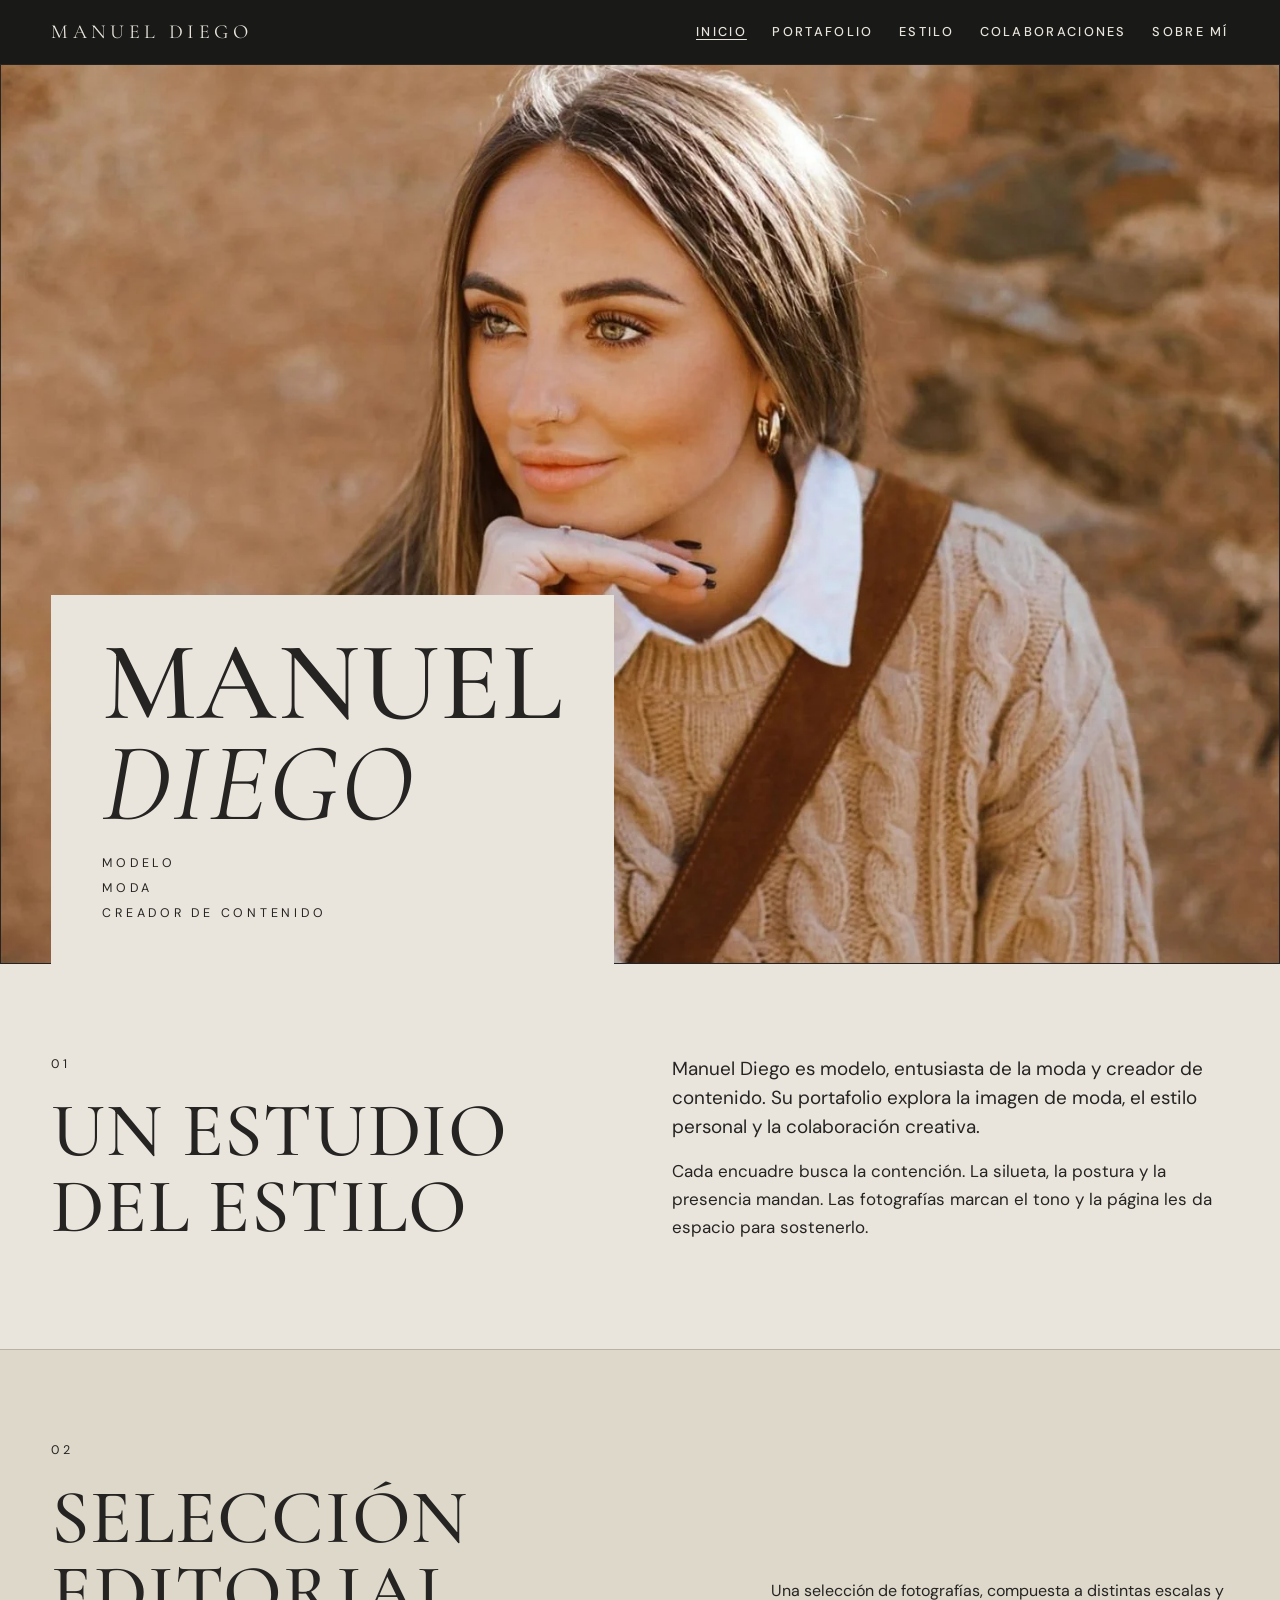
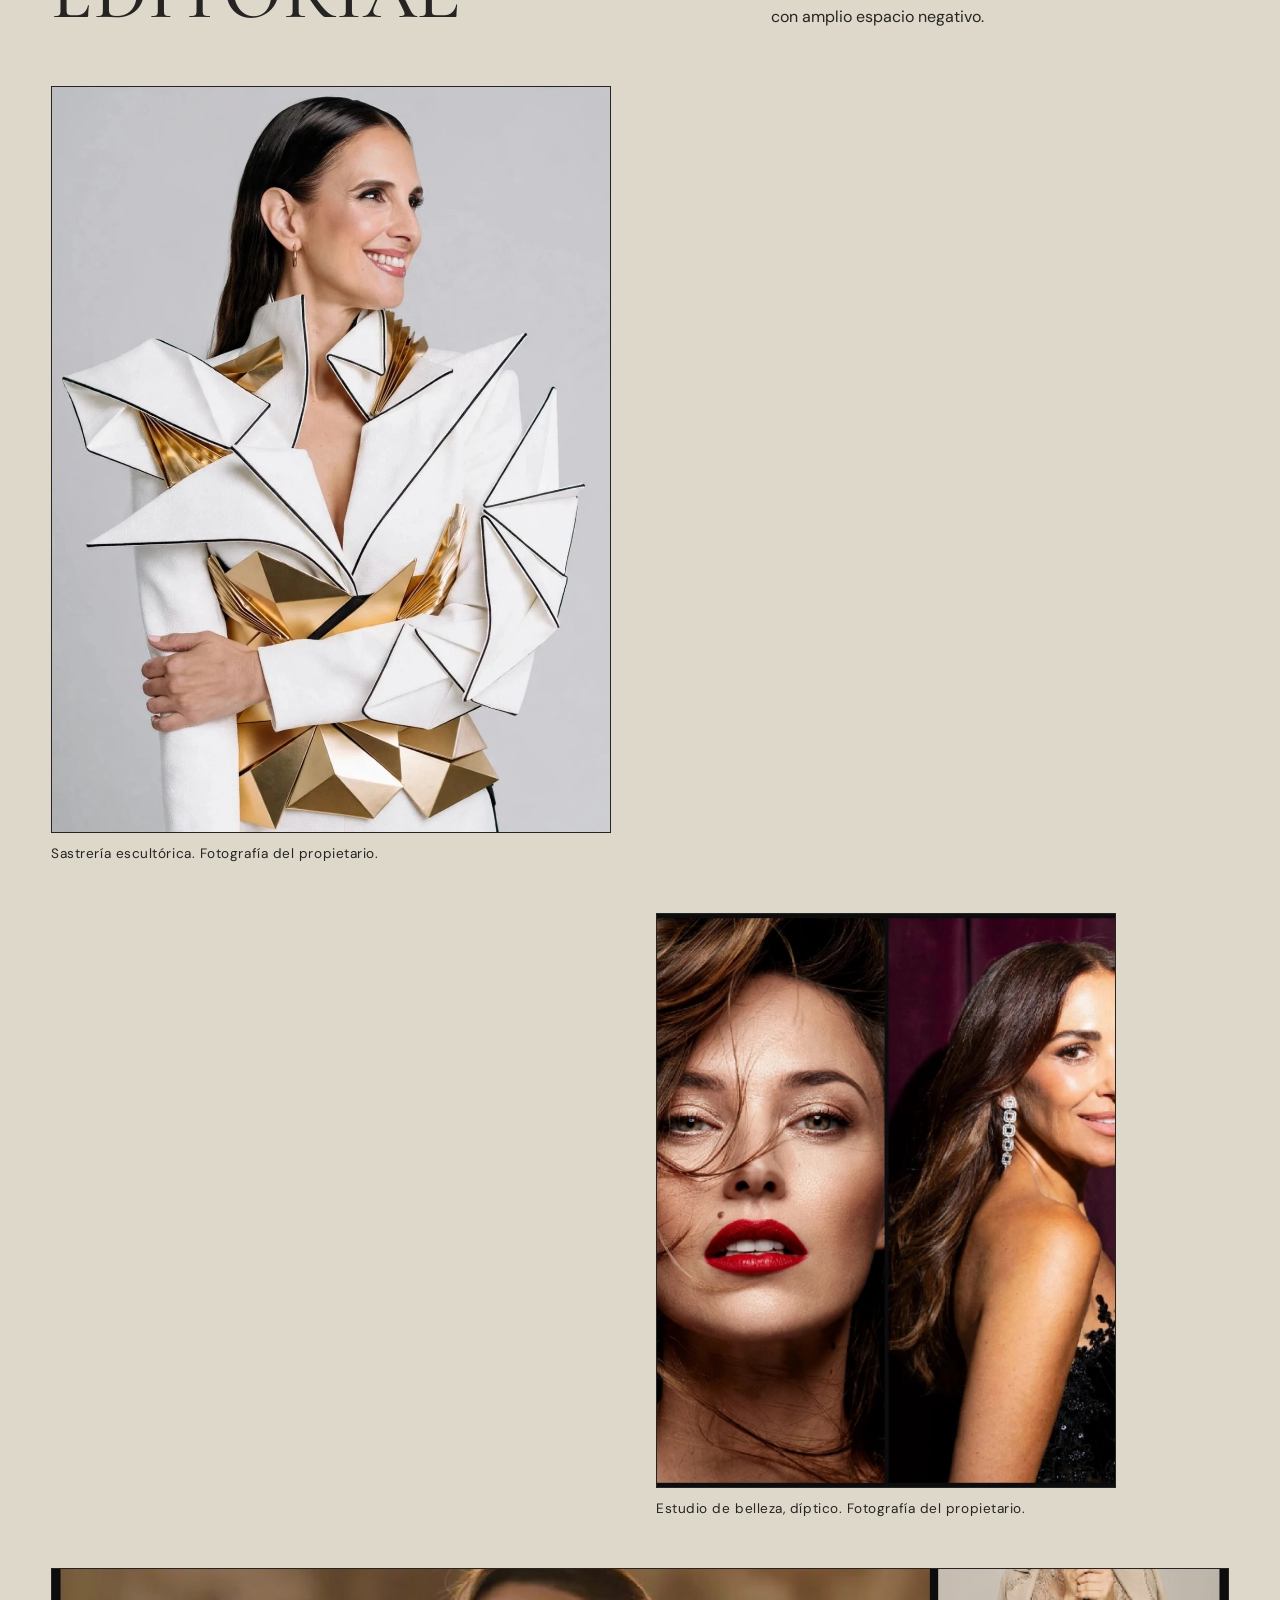
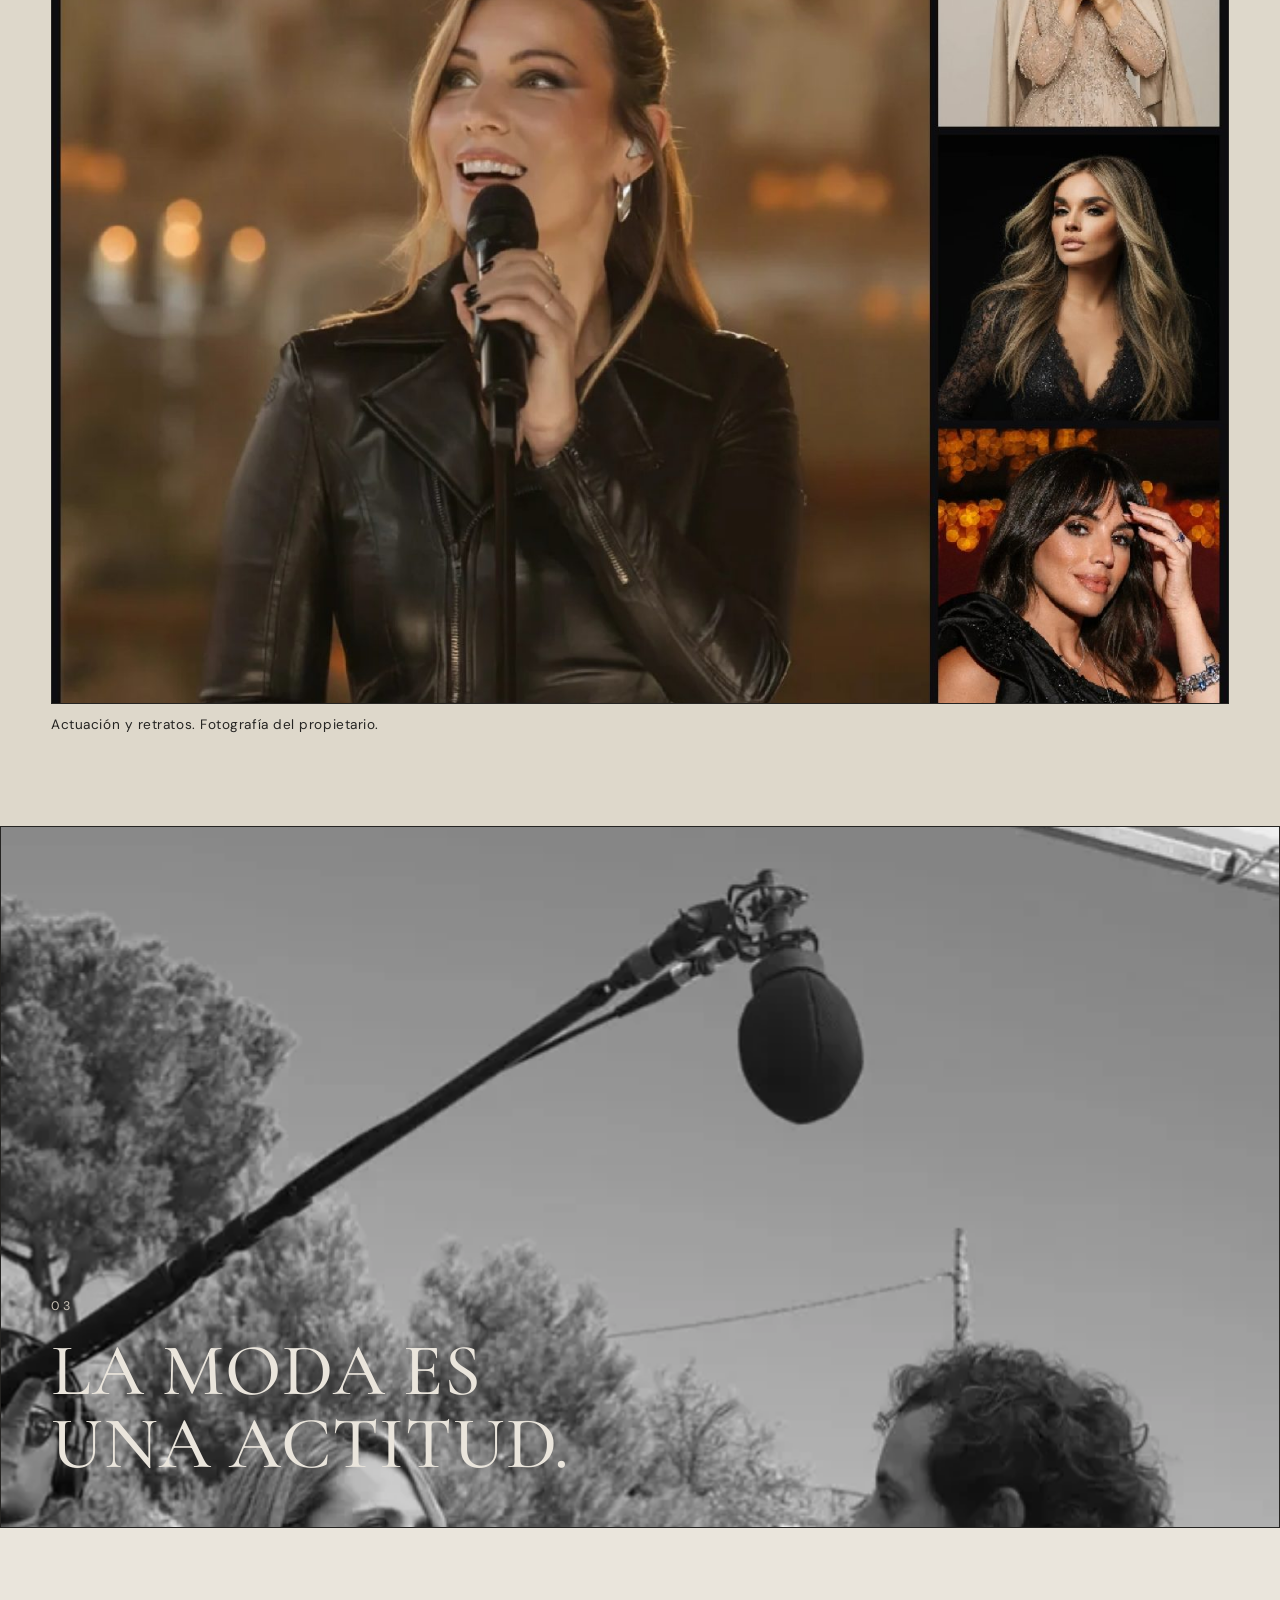
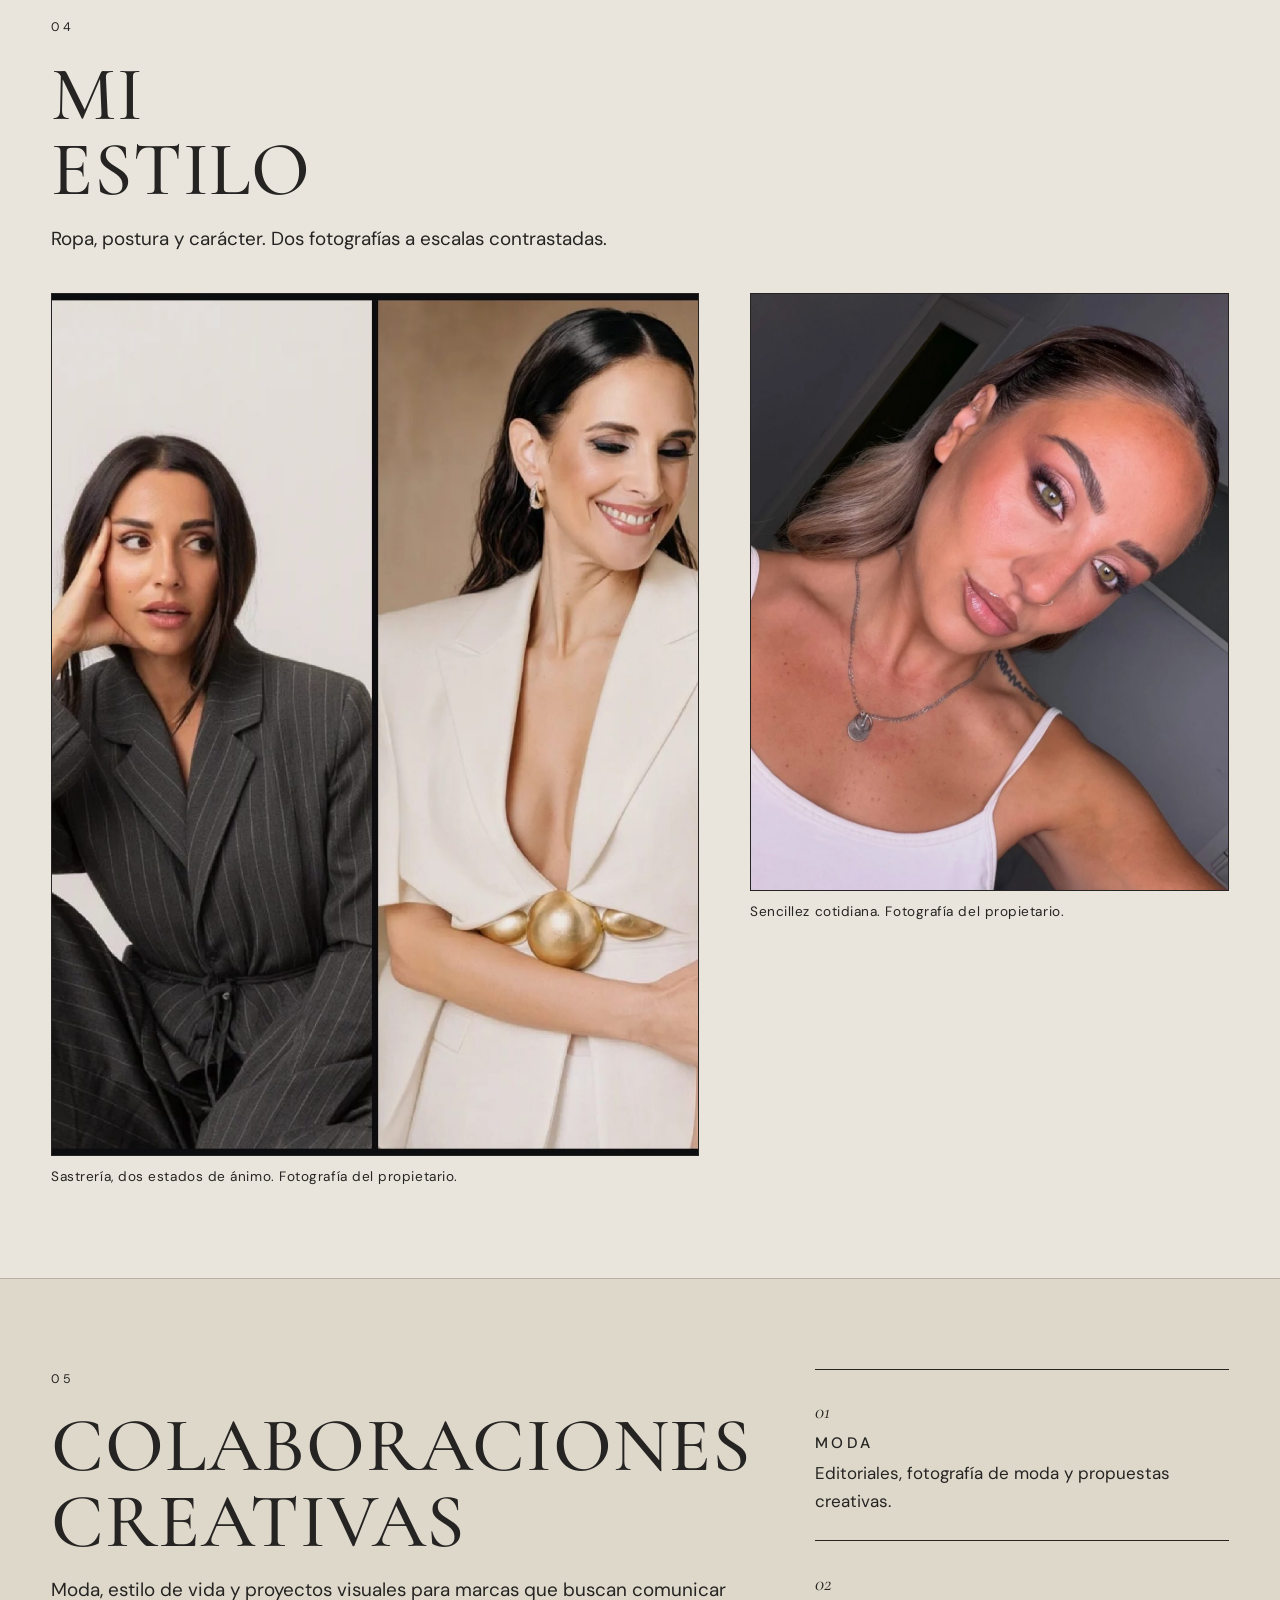
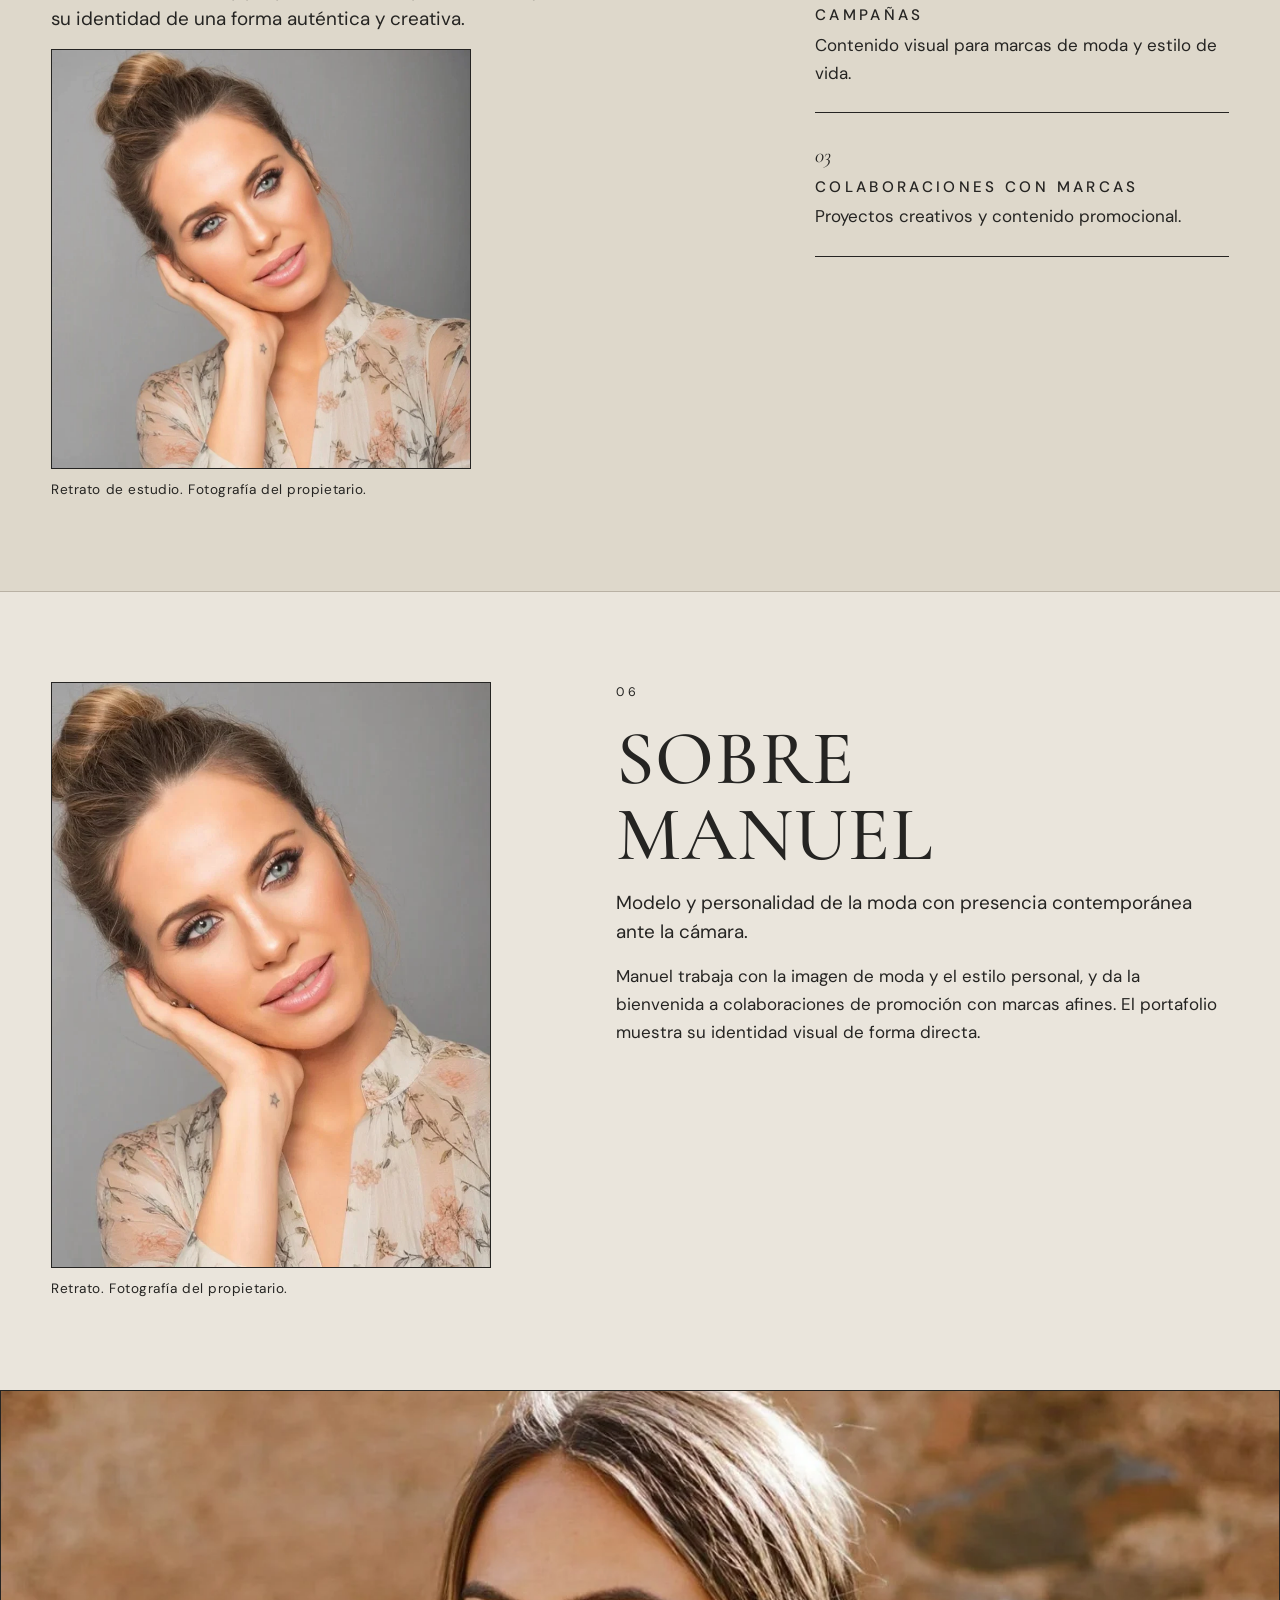
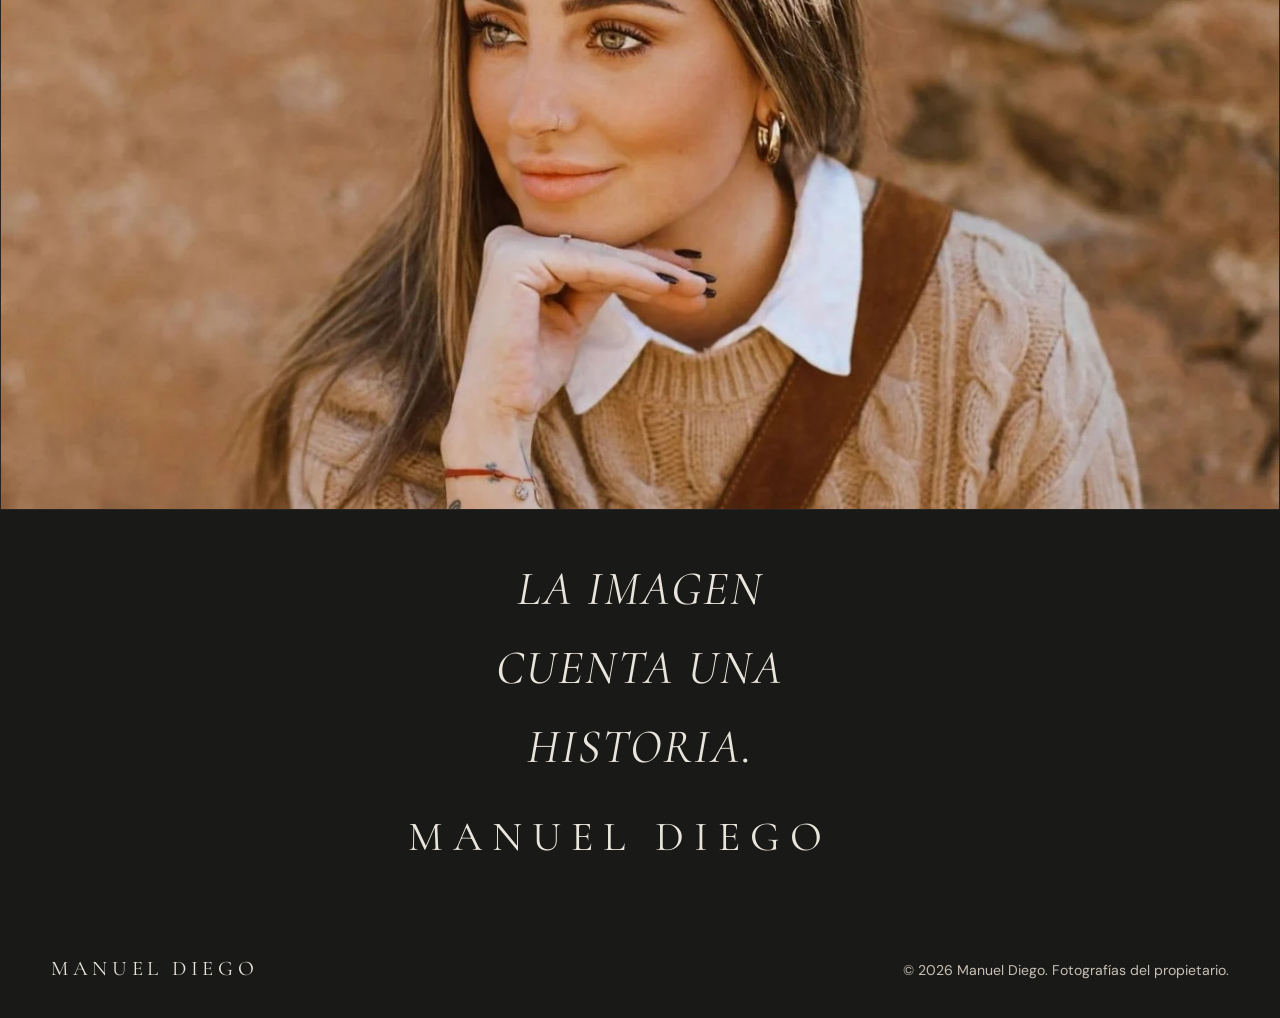
<file: index.html>
<!DOCTYPE html>
<html lang="es">
<head>
  <meta charset="utf-8">
  <meta name="viewport" content="width=device-width, initial-scale=1">
  <title>MANUEL DIEGO | Modelo, portafolio de moda y colaboraciones</title>
  <meta name="description" content="Manuel Diego, modelo y creador de contenido de moda. Portafolio editorial de imagen de moda, estilo personal y colaboraciones creativas con marcas.">
  <link rel="canonical" href="./index.html">
  <meta property="og:title" content="MANUEL DIEGO | Modelo y portafolio de moda">
  <meta property="og:description" content="Imagen de moda, estilo personal y colaboraciones creativas con marcas. Un portafolio editorial.">
  <meta property="og:type" content="website">
  <meta property="og:image" content="public/images/manuel-diego/hero.jpg">
  <link rel="icon" type="image/svg+xml" href="assets/favicon.svg">
  <meta name="theme-color" content="#EAE5DC">
  <link rel="preconnect" href="https://fonts.googleapis.com">
  <link rel="preconnect" href="https://fonts.gstatic.com" crossorigin>
  <link href="https://fonts.googleapis.com/css2?family=Cormorant+Garamond:ital,wght@0,300;0,400;0,500;0,600;1,300;1,400;1,500&family=DM+Sans:opsz,wght@9..40,300;9..40,400;9..40,500&display=swap" rel="stylesheet">
  <link rel="stylesheet" href="css/styles.css">
  <script type="application/ld+json">
  {"@context":"https://schema.org","@type":"Person","name":"Manuel Diego","jobTitle":"Modelo","knowsAbout":["Modelo de moda","Editorial de moda","Estilo personal","Colaboraciones con marcas"]}
  </script>
</head>
<body>
  <a class="skip-link" href="#main">Saltar al contenido</a>

  <header class="site-header">
    <div class="wrap header-inner">
      <a class="wordmark" href="#inicio" aria-label="Manuel Diego, volver arriba">MANUEL DIEGO</a>
      <nav class="nav-desktop" aria-label="Principal">
        <a href="#inicio">Inicio</a>
        <a href="#portafolio">Portafolio</a>
        <a href="#estilo">Estilo</a>
        <a href="#colaboraciones">Colaboraciones</a>
        <a href="#sobre-mi">Sobre mí</a>
      </nav>
      <button class="menu-button" data-menu-button aria-expanded="false" aria-controls="mobile-nav">Menú</button>
    </div>
    <nav class="mobile-nav" id="mobile-nav" data-mobile-nav aria-label="Móvil">
      <a href="#inicio">Inicio</a>
      <a href="#portafolio">Portafolio</a>
      <a href="#estilo">Estilo</a>
      <a href="#colaboraciones">Colaboraciones</a>
      <a href="#sobre-mi">Sobre mí</a>
    </nav>
  </header>

  <main id="main">

    <section class="hero" id="inicio" aria-labelledby="hero-heading">
      <figure class="hero-media photo">
        <div class="frame">
          <img src="public/images/manuel-diego/hero.jpg" alt="Manuel Diego con suéter de punto trenzado sobre camisa blanca, junto a un muro de piedra" fetchpriority="high" decoding="async" onerror="this.closest('figure').classList.add('is-missing');this.remove()">
          <div class="photo-fallback" aria-hidden="true"><span>hero.jpg</span><span>Retrato pendiente de colocación</span></div>
        </div>
      </figure>
      <div class="hero-copy" data-reveal>
        <h1 id="hero-heading"><span class="line-one">MANUEL</span><span class="line-two">DIEGO</span></h1>
        <p class="hero-roles">MODELO<br>MODA<br>CREADOR DE CONTENIDO</p>
      </div>
    </section>

    <section class="section intro" aria-labelledby="intro-heading">
      <div class="wrap intro-grid">
        <div>
          <p class="section-label">01</p>
          <h2 id="intro-heading" data-reveal>UN ESTUDIO<br>DEL ESTILO</h2>
        </div>
        <div data-reveal>
          <p class="lede">Manuel Diego es modelo, entusiasta de la moda y creador de contenido. Su portafolio explora la imagen de moda, el estilo personal y la colaboración creativa.</p>
          <p>Cada encuadre busca la contención. La silueta, la postura y la presencia mandan. Las fotografías marcan el tono y la página les da espacio para sostenerlo.</p>
        </div>
      </div>
    </section>

    <section class="section editorial" id="portafolio" aria-labelledby="editorial-heading">
      <div class="wrap">
        <p class="section-label">02</p>
        <div class="section-head" data-reveal>
          <h2 id="editorial-heading">SELECCIÓN<br>EDITORIAL</h2>
          <p class="section-note">Una selección de fotografías, compuesta a distintas escalas y con amplio espacio negativo.</p>
        </div>

        <figure class="photo ed-large" data-reveal>
          <div class="frame tall">
            <img src="public/images/manuel-diego/editorial-01.jpg" alt="Manuel Diego, retrato de estudio con chaqueta blanca escultórica y detalle dorado" loading="lazy" decoding="async" onerror="this.closest('figure').classList.add('is-missing');this.remove()">
            <div class="photo-fallback" aria-hidden="true"><span>editorial-01.jpg</span><span>Retrato de estudio pendiente</span></div>
          </div>
          <figcaption>Sastrería escultórica. Fotografía del propietario.</figcaption>
        </figure>

        <div class="ed-offset-row">
          <div class="ed-offset-space" aria-hidden="true"></div>
          <figure class="photo ed-small" data-reveal>
            <div class="frame portrait">
              <img src="public/images/manuel-diego/editorial-02.jpg" alt="Manuel Diego, díptico con primer plano de labios rojos y retrato de noche" loading="lazy" decoding="async" onerror="this.closest('figure').classList.add('is-missing');this.remove()">
              <div class="photo-fallback" aria-hidden="true"><span>editorial-02.jpg</span><span>Díptico de belleza pendiente</span></div>
            </div>
            <figcaption>Estudio de belleza, díptico. Fotografía del propietario.</figcaption>
          </figure>
        </div>

        <figure class="photo ed-wide" data-reveal>
          <div class="frame wide">
            <img src="public/images/manuel-diego/editorial-03.jpg" alt="Manuel Diego, collage de actuación y retratos con cuero y estilismo de noche" loading="lazy" decoding="async" onerror="this.closest('figure').classList.add('is-missing');this.remove()">
            <div class="photo-fallback" aria-hidden="true"><span>editorial-03.jpg</span><span>Collage pendiente de colocación</span></div>
          </div>
          <figcaption>Actuación y retratos. Fotografía del propietario.</figcaption>
        </figure>
      </div>
    </section>

    <section class="statement" aria-label="Declaración visual">
      <figure class="photo statement-media">
        <div class="frame statement-frame">
          <img src="public/images/manuel-diego/statement.jpg" alt="Manuel Diego, escena en blanco y negro conversando en una terraza" loading="lazy" decoding="async" onerror="this.closest('figure').classList.add('is-missing');this.remove()">
          <div class="photo-fallback" aria-hidden="true"><span>statement.jpg</span><span>Encuadre cinematográfico pendiente</span></div>
        </div>
      </figure>
      <div class="wrap statement-copy" data-reveal>
        <p class="section-label on-dark">03</p>
        <h2 class="statement-line">LA MODA ES<br>UNA ACTITUD.</h2>
      </div>
    </section>

    <section class="section style" id="estilo" aria-labelledby="style-heading">
      <div class="wrap">
        <p class="section-label">04</p>
        <h2 id="style-heading" data-reveal>MI<br>ESTILO</h2>
        <p class="lede" data-reveal>Ropa, postura y carácter. Dos fotografías a escalas contrastadas.</p>
        <div class="style-grid">
          <figure class="photo style-main" data-reveal>
            <div class="frame tall">
              <img src="public/images/manuel-diego/style-01.jpg" alt="Manuel Diego, díptico con traje oscuro de rayas y traje blanco con detalle dorado" loading="lazy" decoding="async" onerror="this.closest('figure').classList.add('is-missing');this.remove()">
              <div class="photo-fallback" aria-hidden="true"><span>style-01.jpg</span><span>Díptico de sastrería pendiente</span></div>
            </div>
            <figcaption>Sastrería, dos estados de ánimo. Fotografía del propietario.</figcaption>
          </figure>
          <figure class="photo style-second" data-reveal>
            <div class="frame portrait">
              <img src="public/images/manuel-diego/style-02.jpg" alt="Manuel Diego, retrato cercano con blusa blanca y collar con colgante" loading="lazy" decoding="async" onerror="this.closest('figure').classList.add('is-missing');this.remove()">
              <div class="photo-fallback" aria-hidden="true"><span>style-02.jpg</span><span>Retrato cercano pendiente</span></div>
            </div>
            <figcaption>Sencillez cotidiana. Fotografía del propietario.</figcaption>
          </figure>
        </div>
      </div>
    </section>

    <section class="section collab" id="colaboraciones" aria-labelledby="collaborations-heading">
      <div class="wrap collab-grid">
        <div data-reveal>
          <p class="section-label">05</p>
          <h2 id="collaborations-heading">COLABORACIONES<br>CREATIVAS</h2>
          <p class="lede">Moda, estilo de vida y proyectos visuales para marcas que buscan comunicar su identidad de una forma auténtica y creativa.</p>
          <figure class="photo collab-photo">
            <div class="frame square">
              <img src="public/images/manuel-diego/about.jpg" alt="Manuel Diego, retrato de estudio con el pelo recogido y blusa floral" loading="lazy" decoding="async" onerror="this.closest('figure').classList.add('is-missing');this.remove()">
              <div class="photo-fallback" aria-hidden="true"><span>about.jpg</span><span>Retrato de estudio pendiente</span></div>
            </div>
            <figcaption>Retrato de estudio. Fotografía del propietario.</figcaption>
          </figure>
        </div>
        <div class="collab-rows">
          <div class="collab-row" data-reveal>
            <p class="collab-index">01</p>
            <h3>MODA</h3>
            <p>Editoriales, fotografía de moda y propuestas creativas.</p>
          </div>
          <div class="collab-row" data-reveal>
            <p class="collab-index">02</p>
            <h3>CAMPAÑAS</h3>
            <p>Contenido visual para marcas de moda y estilo de vida.</p>
          </div>
          <div class="collab-row" data-reveal>
            <p class="collab-index">03</p>
            <h3>COLABORACIONES CON MARCAS</h3>
            <p>Proyectos creativos y contenido promocional.</p>
          </div>
        </div>
      </div>
    </section>

    <section class="section about" id="sobre-mi" aria-labelledby="about-heading">
      <div class="wrap about-grid">
        <figure class="photo about-photo" data-reveal>
          <div class="frame tall">
            <img src="public/images/manuel-diego/about.jpg" alt="Manuel Diego, retrato de estudio con el pelo recogido y blusa floral" loading="lazy" decoding="async" onerror="this.closest('figure').classList.add('is-missing');this.remove()">
            <div class="photo-fallback" aria-hidden="true"><span>about.jpg</span><span>Retrato de estudio pendiente</span></div>
          </div>
          <figcaption>Retrato. Fotografía del propietario.</figcaption>
        </figure>
        <div data-reveal>
          <p class="section-label">06</p>
          <h2 id="about-heading">SOBRE<br>MANUEL</h2>
          <p class="lede">Modelo y personalidad de la moda con presencia contemporánea ante la cámara.</p>
          <p>Manuel trabaja con la imagen de moda y el estilo personal, y da la bienvenida a colaboraciones de promoción con marcas afines. El portafolio muestra su identidad visual de forma directa.</p>
        </div>
      </div>
    </section>

    <section class="finale" aria-label="Imagen editorial final">
      <figure class="photo finale-media">
        <div class="frame finale-frame">
          <img src="public/images/manuel-diego/hero.jpg" alt="Manuel Diego, encuadre final del retrato de punto junto al muro de piedra" loading="lazy" decoding="async" onerror="this.closest('figure').classList.add('is-missing');this.remove()">
          <div class="photo-fallback" aria-hidden="true"><span>hero.jpg, encuadre final</span><span>Retrato pendiente de colocación</span></div>
        </div>
      </figure>
      <p class="finale-statement" data-reveal>LA IMAGEN CUENTA UNA HISTORIA.</p>
      <p class="finale-word" data-reveal>MANUEL DIEGO</p>
    </section>

  </main>

  <footer class="site-footer">
    <div class="wrap footer-inner">
      <p class="footer-brand">MANUEL DIEGO</p>
      <p class="footer-note">© <span data-year>2026</span> Manuel Diego. Fotografías del propietario.</p>
    </div>
  </footer>

  <script src="js/data.js"></script>
  <script src="js/site.js"></script>
</body>
</html>
</file>
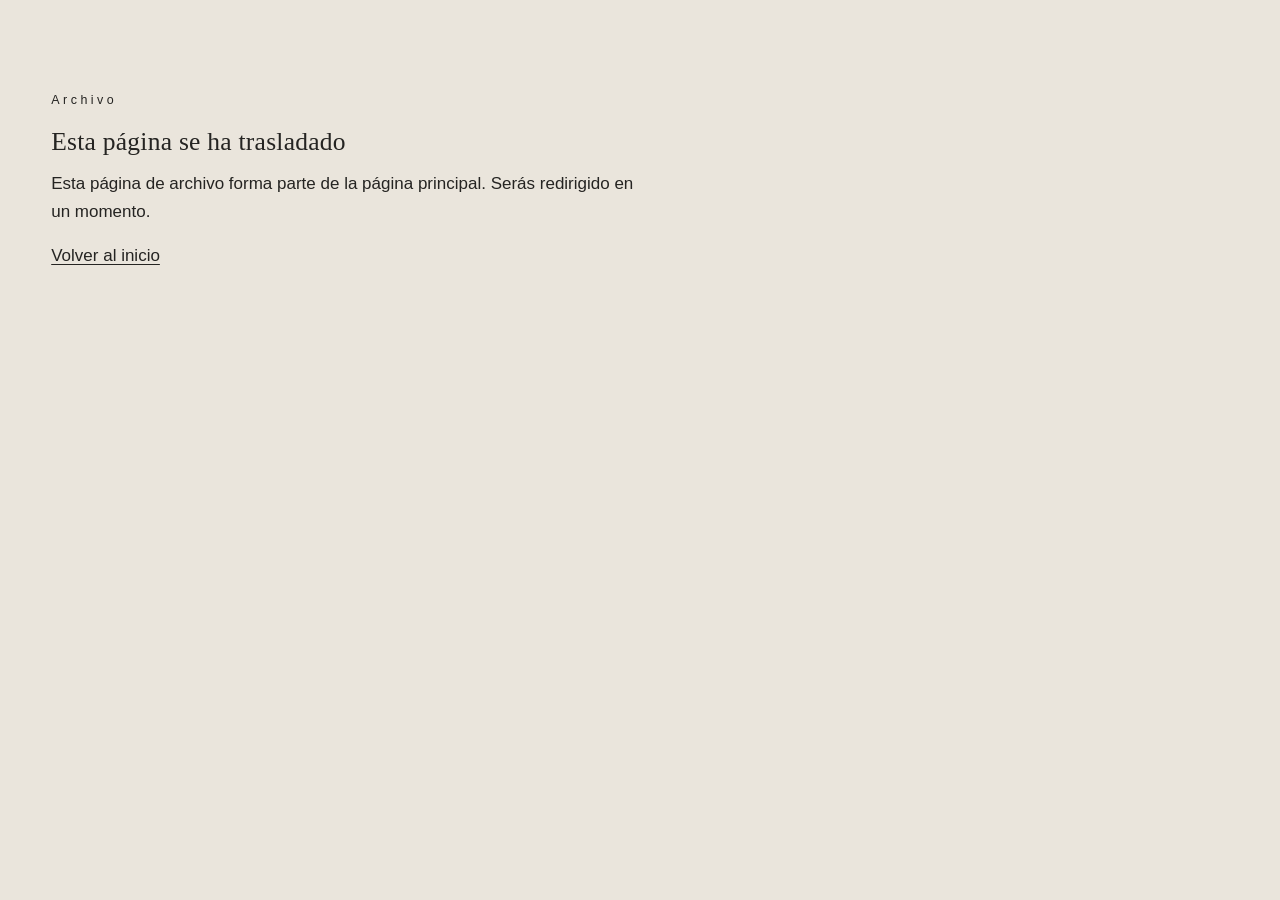
<file: about.html>
<!DOCTYPE html>
<html lang="es">
<head>
  <meta charset="utf-8">
  <meta name="viewport" content="width=device-width, initial-scale=1">
  <title>Archivo | Manuel Diego</title>
  <meta name="description" content="Esta página de archivo ahora forma parte de la página principal de Manuel Diego.">
  <meta http-equiv="refresh" content="2;url=index.html">
  <link rel="icon" type="image/svg+xml" href="assets/favicon.svg">
  <link rel="stylesheet" href="css/styles.css">
</head>
<body>
  <main id="main">
    <section class="section">
      <div class="wrap">
        <p class="section-label">Archivo</p>
        <h1>Esta página se ha trasladado</h1>
        <p>Esta página de archivo forma parte de la página principal. Serás redirigido en un momento.</p>
        <p><a href="index.html">Volver al inicio</a></p>
      </div>
    </section>
  </main>
</body>
</html>
</file>
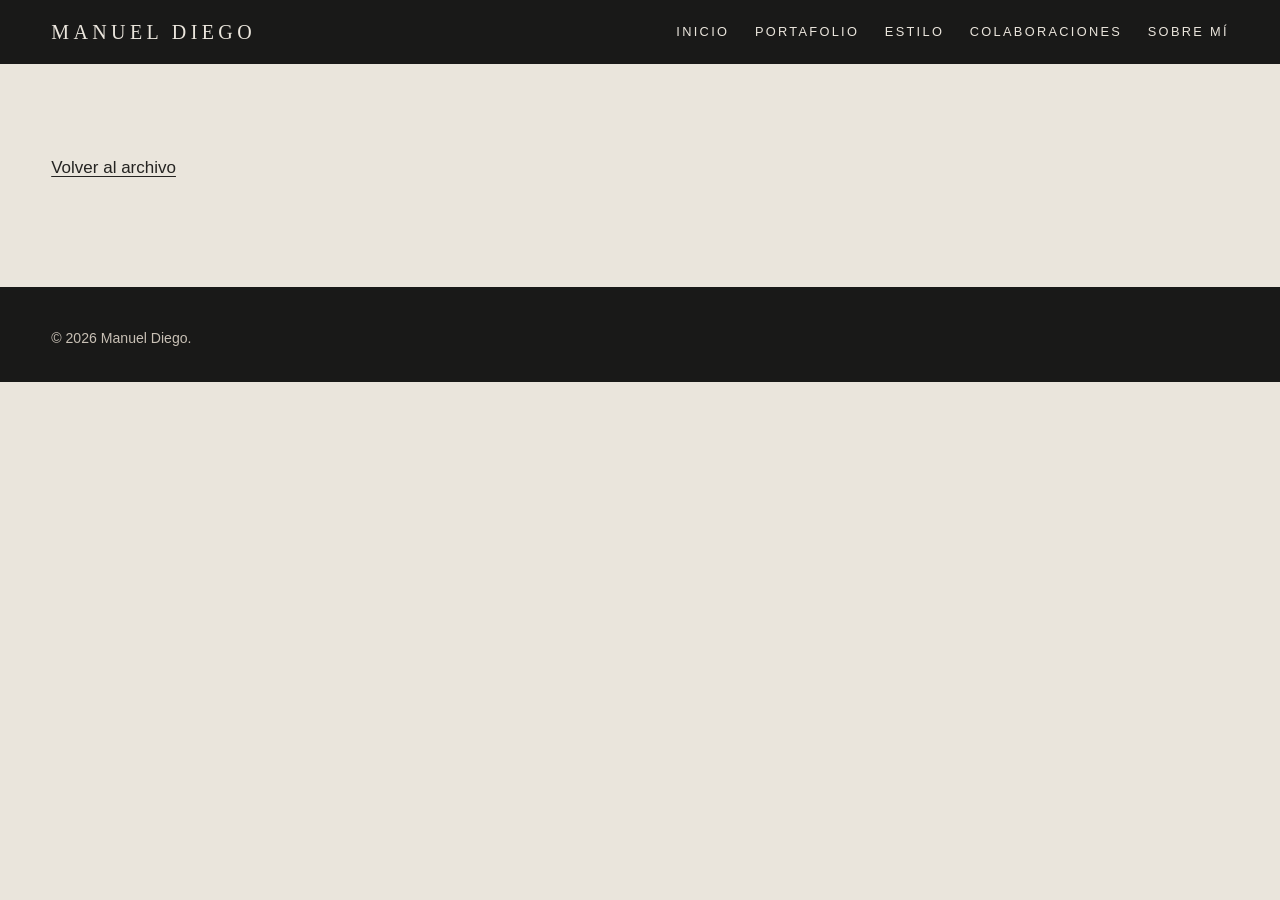
<file: accessory.html>
<!DOCTYPE html>
<html lang="es">
<head>
  <meta charset="utf-8">
  <meta name="viewport" content="width=device-width, initial-scale=1">
  <title>Detalle | Manuel Diego</title>
  <meta name="description" content="Detalle presentado con cuidado.">
  <link rel="icon" type="image/svg+xml" href="assets/favicon.svg">
  <link rel="stylesheet" href="css/styles.css">
</head>
<body>
  <a class="skip-link" href="#main">Saltar al contenido</a>
  <header class="site-header"><div class="wrap header-inner"><a class="wordmark" href="index.html">MANUEL DIEGO</a><nav class="nav-desktop" aria-label="Principal"><a data-nav href="index.html">Inicio</a><a data-nav href="index.html#portafolio">Portafolio</a><a data-nav href="index.html#estilo">Estilo</a><a data-nav href="index.html#colaboraciones">Colaboraciones</a><a data-nav href="index.html#sobre-mi">Sobre mí</a></nav><button class="menu-button" data-menu-button aria-expanded="false" aria-controls="mobile-nav">Menú</button></div><nav class="mobile-nav" id="mobile-nav" data-mobile-nav aria-label="Móvil"><a data-nav href="index.html">Inicio</a><a data-nav href="index.html#portafolio">Portafolio</a><a data-nav href="index.html#estilo">Estilo</a><a data-nav href="index.html#colaboraciones">Colaboraciones</a><a data-nav href="index.html#sobre-mi">Sobre mí</a></nav></header>
  <main id="main"><section class="section"><div class="wrap"><p><a href="accessories.html">Volver al archivo</a></p><div id="accessory-detail"></div></div></section></main>
  <footer class="site-footer"><div class="wrap"><div class="footer-note">© <span data-year>2026</span> Manuel Diego.</div></div></footer>
  <script src="js/data.js"></script>
  <script src="js/site.js"></script>
</body>
</html>
</file>
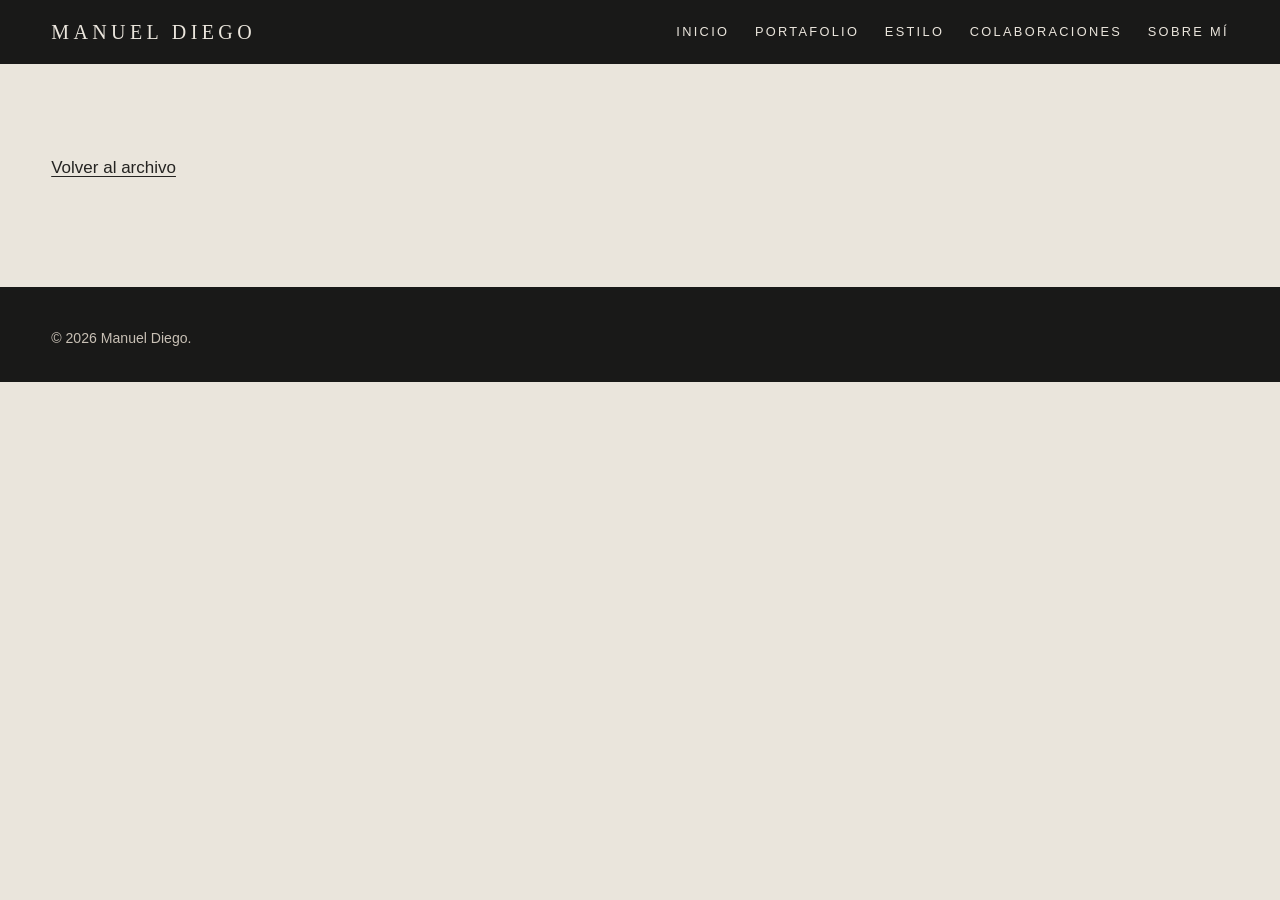
<file: puppy.html>
<!DOCTYPE html>
<html lang="es">
<head>
  <meta charset="utf-8">
  <meta name="viewport" content="width=device-width, initial-scale=1">
  <title>Perfil | Manuel Diego</title>
  <meta name="description" content="Perfil individual con fotografías y datos confirmados.">
  <link rel="icon" type="image/svg+xml" href="assets/favicon.svg">
  <link rel="stylesheet" href="css/styles.css">
</head>
<body>
  <a class="skip-link" href="#main">Saltar al contenido</a>
  <header class="site-header"><div class="wrap header-inner"><a class="wordmark" href="index.html">MANUEL DIEGO</a><nav class="nav-desktop" aria-label="Principal"><a data-nav href="index.html">Inicio</a><a data-nav href="index.html#portafolio">Portafolio</a><a data-nav href="index.html#estilo">Estilo</a><a data-nav href="index.html#colaboraciones">Colaboraciones</a><a data-nav href="index.html#sobre-mi">Sobre mí</a></nav><button class="menu-button" data-menu-button aria-expanded="false" aria-controls="mobile-nav">Menú</button></div><nav class="mobile-nav" id="mobile-nav" data-mobile-nav aria-label="Móvil"><a data-nav href="index.html">Inicio</a><a data-nav href="index.html#portafolio">Portafolio</a><a data-nav href="index.html#estilo">Estilo</a><a data-nav href="index.html#colaboraciones">Colaboraciones</a><a data-nav href="index.html#sobre-mi">Sobre mí</a></nav></header>
  <main id="main"><section class="section"><div class="wrap"><p><a href="puppies.html">Volver al archivo</a></p><div id="puppy-detail"></div></div></section></main>
  <footer class="site-footer"><div class="wrap"><div class="footer-note">© <span data-year>2026</span> Manuel Diego.</div></div></footer>
  <script src="js/data.js"></script>
  <script src="js/site.js"></script>
</body>
</html>
</file>
<file: css/styles.css>
/* MANUEL DIEGO : luxury fashion editorial, single page portfolio.
   Flat colour only. No gradients, no shadows, no pointer-driven animation.
   Motion is restrained: short entrance reveals on scroll, disabled
   under reduced motion. Type: Cormorant Garamond display, DM Sans text. */

:root {
  --ivory: #EAE5DC;
  --ivory-deep: #DED8CB;
  --stone: #C8C0B5;
  --taupe: #A69A8B;
  --grey: #8D8A84;
  --charcoal-soft: #252422;
  --charcoal-deep: #191918;
  --line: #B9B1A4;
  --line-dark: #3A3835;
  --measure: 62ch;
  --header-h: 64px;
}

* { box-sizing: border-box; }

html { scroll-behavior: smooth; }

body {
  margin: 0;
  background: var(--ivory);
  color: var(--charcoal-soft);
  font-family: "DM Sans", "Segoe UI", Helvetica, Arial, sans-serif;
  font-size: 17px;
  line-height: 1.65;
  -webkit-font-smoothing: antialiased;
  overflow-x: clip;
}

::selection { background: var(--charcoal-soft); color: var(--ivory); }

h1, h2, h3 {
  font-family: "Cormorant Garamond", Georgia, "Times New Roman", serif;
  font-weight: 500;
  line-height: 0.98;
  letter-spacing: 0.01em;
  color: var(--charcoal-soft);
  margin: 0 0 1rem;
}

p { margin: 0 0 1rem; max-width: var(--measure); }

a { color: inherit; text-underline-offset: 3px; }

:focus-visible {
  outline: 3px solid var(--charcoal-soft);
  outline-offset: 3px;
  border-radius: 2px;
}

.skip-link {
  position: absolute; left: -9999px; top: 0;
  background: var(--charcoal-deep); color: var(--ivory);
  padding: 0.7rem 1rem; z-index: 100;
}
.skip-link:focus { left: 0.5rem; top: 0.5rem; }

.wrap { width: min(1240px, 92vw); margin: 0 auto; }

/* Header: solid deep charcoal bar, ivory type */
.site-header {
  background: var(--charcoal-deep);
  color: var(--ivory);
  position: sticky;
  top: 0;
  z-index: 50;
}
.header-inner {
  display: flex; align-items: center; justify-content: space-between;
  min-height: var(--header-h); gap: 1rem;
}
.wordmark {
  text-decoration: none;
  font-family: "Cormorant Garamond", Georgia, serif;
  font-size: 1.25rem;
  letter-spacing: 0.22em;
  color: var(--ivory);
  white-space: nowrap;
}
.nav-desktop { display: flex; gap: 1.6rem; align-items: center; }
.nav-desktop a {
  text-decoration: none;
  color: var(--ivory);
  font-size: 0.8rem;
  font-weight: 500;
  letter-spacing: 0.18em;
  text-transform: uppercase;
  padding: 0.4rem 0;
}
.nav-desktop a[aria-current] { text-decoration: underline; }
.site-header :focus-visible { outline-color: var(--ivory); }

.menu-button {
  display: none;
  font: inherit; font-weight: 500; font-size: 0.8rem;
  letter-spacing: 0.18em; text-transform: uppercase;
  background: transparent;
  border: 1px solid var(--taupe);
  border-radius: 2px;
  color: var(--ivory);
  padding: 0.6rem 0.9rem;
  min-height: 44px;
  cursor: pointer;
}
.mobile-nav { display: none; border-top: 1px solid var(--line-dark); }
.mobile-nav.open { display: block; }
.mobile-nav a {
  display: block;
  padding: 0.9rem 4vw;
  text-decoration: none;
  color: var(--ivory);
  border-bottom: 1px solid var(--line-dark);
  font-size: 0.85rem; letter-spacing: 0.18em; text-transform: uppercase;
}

/* Sections */
.section { padding: clamp(3.5rem, 7vw, 6.5rem) 0; scroll-margin-top: var(--header-h); }
section[id] { scroll-margin-top: var(--header-h); }
.section-label {
  font-size: 0.78rem; letter-spacing: 0.28em;
  color: var(--charcoal-soft);
  margin: 0 0 1.2rem;
}
.section-label.on-dark { color: var(--stone); }
.lede { font-size: 1.18rem; line-height: 1.55; max-width: 52ch; }
.section-head {
  display: grid; grid-template-columns: 1.2fr 0.8fr;
  gap: 2rem; align-items: end; margin-bottom: 2.5rem;
}
.section-head h2, .intro-grid h2, #style-heading, #collaborations-heading, #about-heading {
  font-size: clamp(2.6rem, 6vw, 5rem);
}
.section-note { color: var(--charcoal-soft); font-size: 1rem; }

/* Hero: full bleed image, solid ivory title block */
.hero { position: relative; background: var(--charcoal-deep); scroll-margin-top: var(--header-h); }
.hero-media { margin: 0; }
.hero-media .frame { aspect-ratio: auto; height: 100svh; min-height: 560px; max-height: 1080px; }
.hero-media img { object-position: center 22%; }
.hero-copy {
  position: absolute;
  left: 4vw; bottom: 0;
  background: var(--ivory);
  padding: clamp(1.5rem, 3vw, 2.8rem) clamp(1.5rem, 4vw, 3.5rem);
  max-width: min(640px, 90vw);
}
.hero-copy h1 { margin: 0; font-size: clamp(3rem, 9vw, 7rem); line-height: 0.9; }
.hero-copy h1 span { display: block; }
.hero-copy .line-two { font-style: italic; font-weight: 400; }
.hero-roles {
  margin: 1rem 0 0;
  font-size: 0.78rem; letter-spacing: 0.3em; line-height: 2;
  color: var(--charcoal-soft);
}

/* Intro */
.intro { background: var(--ivory); }
.intro-grid {
  display: grid; grid-template-columns: 1fr 1fr;
  gap: clamp(2rem, 5vw, 5rem); align-items: start;
}

/* Editorial */
.editorial { background: var(--ivory-deep); border-top: 1px solid var(--line); }
.ed-large { max-width: 560px; }
.ed-large img { object-position: center 18%; }
.ed-offset-row { display: grid; grid-template-columns: 1fr 1fr; gap: 2rem; margin: 3rem 0; }
.ed-small { max-width: 460px; }
.ed-wide { margin-top: 1rem; }
.ed-wide .frame { aspect-ratio: 16 / 8; }
.ed-wide img { object-position: center 30%; }

/* Statement: full width image with overlaid minimal type */
.statement { background: var(--charcoal-deep); color: var(--ivory); position: relative; }
.statement-media { margin: 0; }
.statement-frame { height: clamp(420px, 78vh, 760px); }
.statement-frame img { object-position: center 38%; }
.statement-copy { position: absolute; left: 0; right: 0; bottom: 0; padding-bottom: 3rem; }
.statement-line { color: var(--ivory); font-size: clamp(2.4rem, 6vw, 4.6rem); margin: 0; }
.statement .photo-fallback { background: var(--charcoal-soft); color: var(--stone); }

/* Style */
.style { background: var(--ivory); }
.style-grid {
  display: grid; grid-template-columns: 1.15fr 0.85fr;
  gap: clamp(2rem, 4vw, 4rem); align-items: start; margin-top: 2.5rem;
}
.style-second { margin-top: clamp(2rem, 8vw, 7rem); }
.style-main img { object-position: center 18%; }
.about-photo img, .collab-photo img { object-position: center 20%; }

/* Collaborations: large type left, stacked rows right */
.collab { background: var(--ivory-deep); border-top: 1px solid var(--line); border-bottom: 1px solid var(--line); }
.collab-grid { display: grid; grid-template-columns: 0.95fr 1.05fr; gap: clamp(2.5rem, 5vw, 5rem); align-items: start; }
.collab-photo { margin-top: 2rem; max-width: 420px; }
.collab-rows { border-top: 1px solid var(--charcoal-soft); }
.collab-row { border-bottom: 1px solid var(--charcoal-soft); padding: 1.6rem 0; }
.collab-row h3 {
  font-family: "DM Sans", Helvetica, Arial, sans-serif;
  font-size: 0.95rem; font-weight: 500;
  letter-spacing: 0.22em; margin: 0.4rem 0 0.5rem;
}
.collab-row p { margin: 0; max-width: 46ch; }
.collab-index {
  font-family: "Cormorant Garamond", Georgia, serif;
  font-style: italic; font-size: 1.3rem; color: var(--charcoal-soft); margin: 0;
}

/* About */
.about { background: var(--ivory); }
.about-grid { display: grid; grid-template-columns: 0.9fr 1.1fr; gap: clamp(2.5rem, 5vw, 5rem); align-items: start; }
.about-photo { max-width: 440px; }

/* Finale */
.finale { background: var(--charcoal-deep); color: var(--ivory); text-align: center; }
.finale-media { margin: 0; }
.finale-frame { height: clamp(420px, 80vh, 780px); }
.finale-frame img { object-position: center 18%; }
.finale-word {
  font-family: "Cormorant Garamond", Georgia, serif;
  letter-spacing: 0.24em;
  font-size: clamp(1.4rem, 4vw, 2.6rem);
  padding: 0 1rem 2.5rem;
  margin: 0;
}
.finale-statement {
  font-family: "Cormorant Garamond", Georgia, serif;
  font-style: italic;
  font-size: clamp(1.6rem, 4.5vw, 3rem);
  letter-spacing: 0.04em;
  color: var(--ivory);
  padding: 2.5rem 1rem 1rem;
  margin: 0 auto;
  max-width: 20ch;
}

/* Photographs */
figure.photo { margin: 0; }
.frame {
  position: relative;
  overflow: hidden;
  background: var(--stone);
  border: 1px solid var(--charcoal-soft);
}
.frame.tall { aspect-ratio: 3 / 4; }
.frame.portrait { aspect-ratio: 4 / 5; }
.frame.square { aspect-ratio: 1 / 1; }
.frame.wide { aspect-ratio: 16 / 10; }
.frame img {
  width: 100%; height: 100%;
  object-fit: cover; display: block;
}
figure.photo figcaption {
  font-size: 0.85rem; letter-spacing: 0.04em;
  color: var(--charcoal-soft);
  margin-top: 0.6rem;
}
.photo-fallback {
  display: none;
  position: absolute; inset: 0;
  flex-direction: column; align-items: flex-start; justify-content: flex-end;
  gap: 0.3rem;
  padding: 1.2rem;
  background: var(--stone);
  color: var(--charcoal-soft);
  font-size: 0.8rem; letter-spacing: 0.18em; text-transform: uppercase;
}
figure.is-missing .photo-fallback { display: flex; }
figure.is-missing .frame { min-height: 320px; }

/* Footer */
.site-footer { background: var(--charcoal-deep); color: var(--stone); padding: 2.5rem 0 2rem; }
.footer-inner {
  display: flex; flex-wrap: wrap; gap: 0.6rem 2rem;
  align-items: baseline; justify-content: space-between;
}
.footer-brand { font-family: "Cormorant Garamond", Georgia, serif; font-size: 1.3rem; letter-spacing: 0.22em; color: var(--ivory); margin: 0; }
.footer-note { font-size: 0.88rem; margin: 0; }

/* Entrance reveals, script activated only when motion is safe */
[data-reveal] { opacity: 1; }
html.reveal-on [data-reveal] {
  opacity: 0;
  transform: translateY(16px);
  transition: opacity 600ms ease-out, transform 600ms ease-out;
}
html.reveal-on [data-reveal].is-in { opacity: 1; transform: none; }

@media (max-width: 960px) {
  .nav-desktop { display: none; }
  .menu-button { display: inline-block; }
  .section-head, .intro-grid, .ed-offset-row, .style-grid, .collab-grid, .about-grid { grid-template-columns: 1fr; }
  .ed-offset-space { display: none; }
  .style-second { margin-top: 0; }
  .hero-media .frame { height: 78svh; min-height: 440px; }
  .hero-copy { left: 4vw; right: 4vw; max-width: none; }
}

@media (max-width: 640px) {
  body { font-size: 16px; }
  .ed-wide .frame { aspect-ratio: 4 / 3; }
  .statement-frame, .finale-frame { height: 62svh; min-height: 340px; }
  .hero-copy h1 { font-size: clamp(2.6rem, 15vw, 4rem); }
}

@media (prefers-reduced-motion: reduce) {
  html { scroll-behavior: auto; }
  html.reveal-on [data-reveal] { opacity: 1; transform: none; transition: none; }
}
</file>
